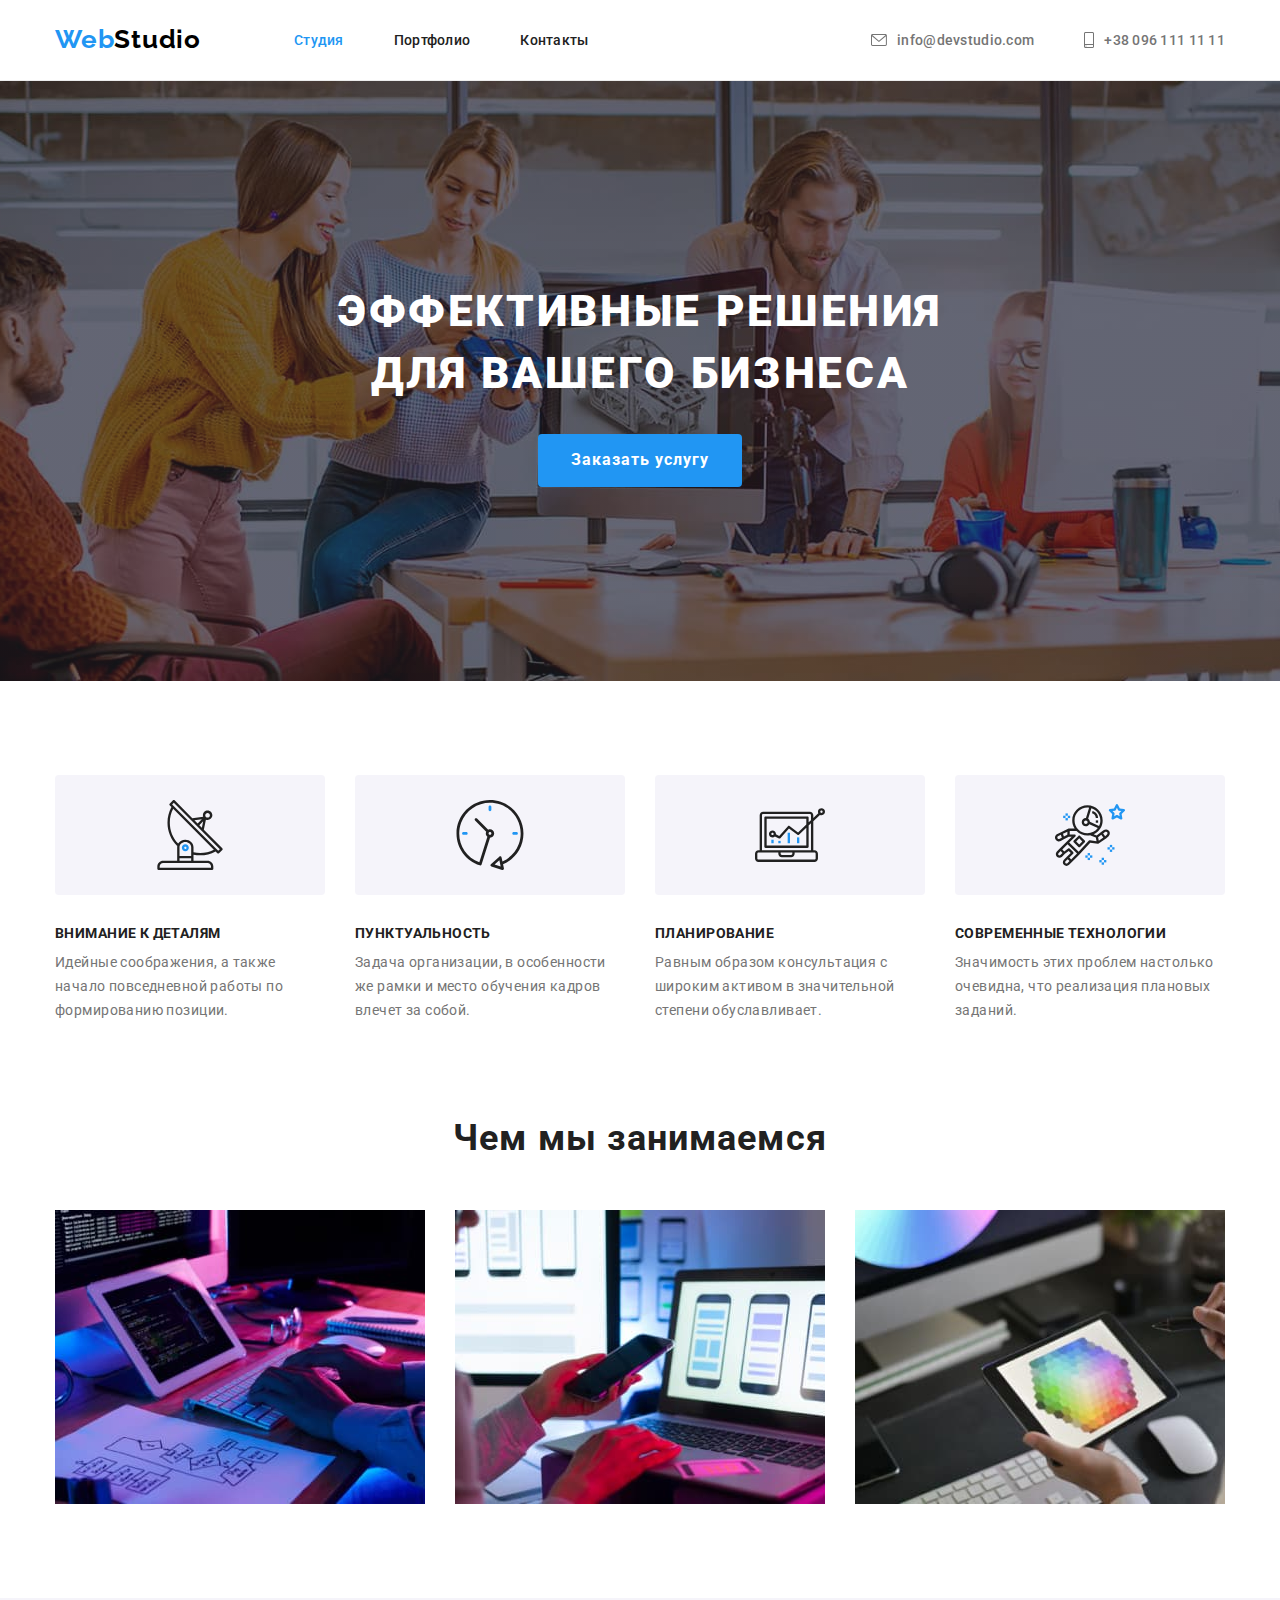
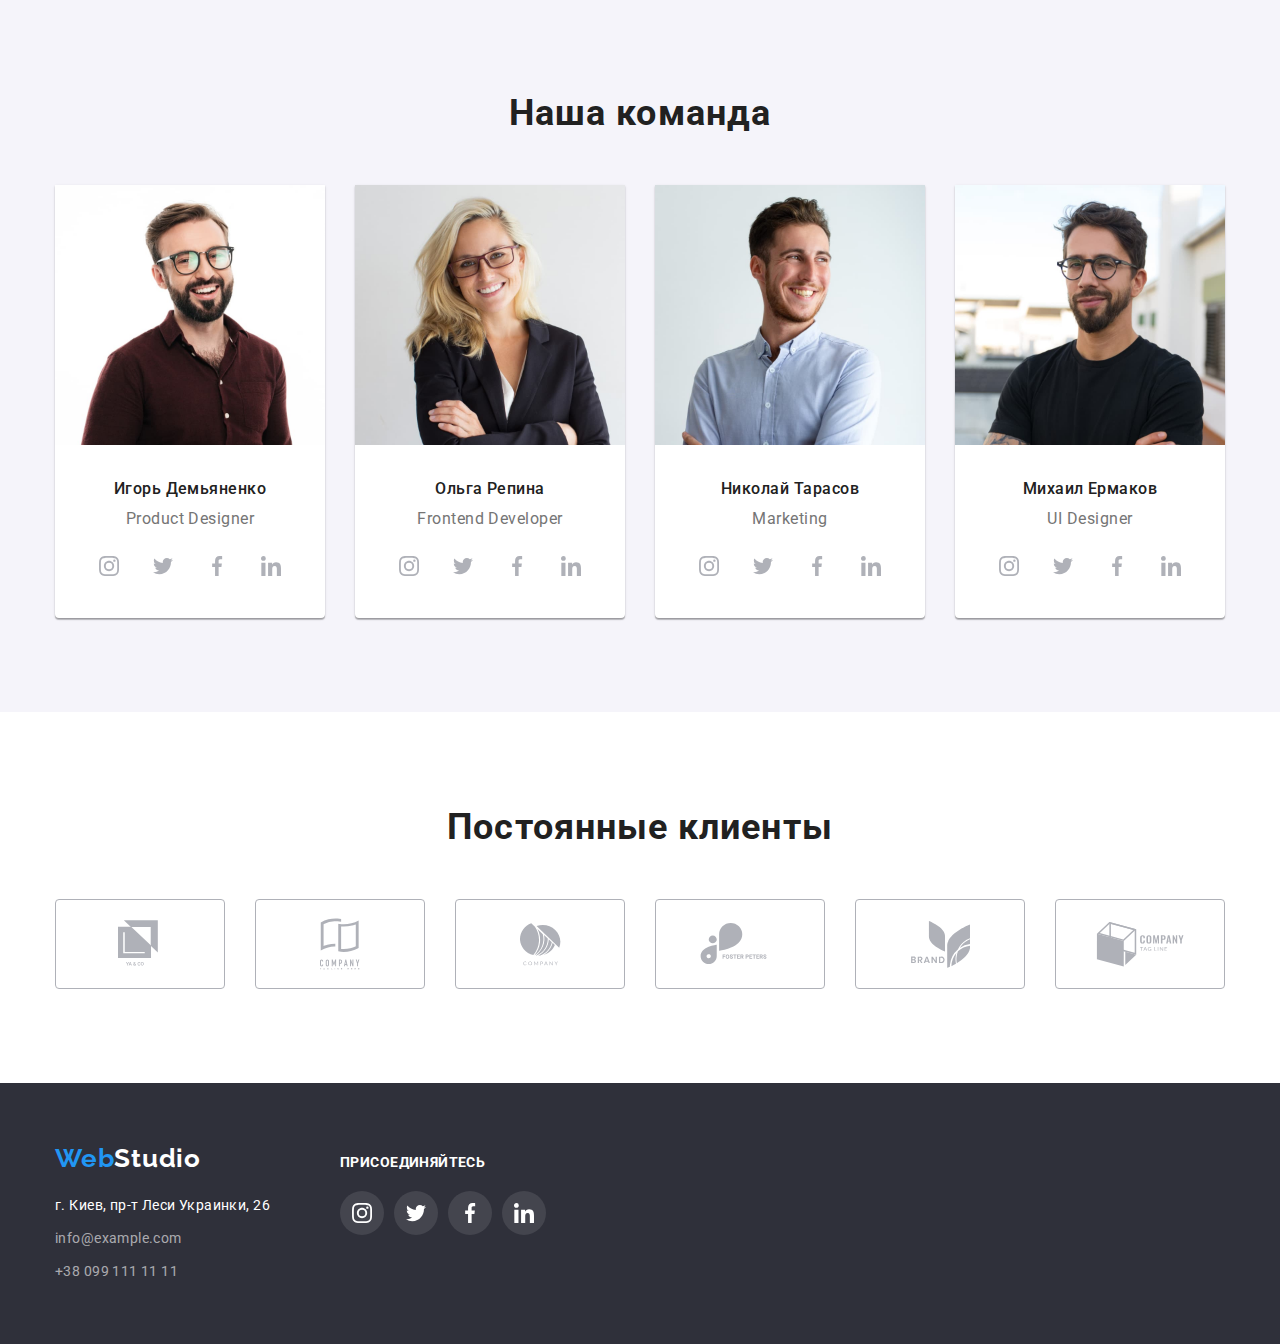
<file: index.html>
<!DOCTYPE html>
<html lang="ru">
  <head>
    <meta charset="UTF-8" />
    <meta name="viewport" content="width=device-width, initial-scale=1.0" />
    <title>WebStudio</title>
    <link
      href="https://fonts.googleapis.com/css2?family=Raleway:wght@700&family=Roboto:wght@400;500;700;900&display=swap"
      rel="stylesheet"
    />
    <link
      rel="stylesheet"
      href="https://cdnjs.cloudflare.com/ajax/libs/modern-normalize/0.7.0/modern-normalize.min.css"
    />
    <link rel="stylesheet" href="./css/style.css" />
  </head>

  <body>
    <!-- Шапка сайта -->
    <header class="page-header">
      <div class="container header">
        <nav class="site-nav">
          <a href="./index.html" class="logo">
            <span class="logo-accent">Web</span>Studio</a
          >

          <ul class="site-nav list">
            <li class="item">
              <a href="./index.html" class="link current">Студия</a>
            </li>
            <li class="item">
              <a href="./portfolio.html" class="link">Портфолио</a>
            </li>
            <li class="item"><a href="" class="link">Контакты</a></li>
          </ul>
        </nav>

        <address class="address">
          <ul class="address list">
            <li class="item">
              <a href="mailto:info@devstudio.com" class="link">
                <svg class="address-icon" width="16" height="12">
                  <use href="./images/sprite.svg#icon-envelope"></use>
                </svg>
                info@devstudio.com</a
              >
            </li>
            <li class="item">
              <a href="tel:+380961111111" class="link">
                <svg class="address-icon" width="10" height="16">
                  <use href="./images/sprite.svg#icon-smartphone"></use>
                </svg>
                +38 096 111 11 11</a
              >
            </li>
          </ul>
        </address>
      </div>
    </header>

    <main>
      <!-- Герой -->

      <section class="hero">
        <div class="hero-content">
          <h1 class="hero-title">
            Эффективные решения<br />
            для вашего бизнеса
          </h1>
          <a href="" class="hero-button">Заказать услугу</a>
        </div>
      </section>

      <!-- Особенности Features -->
      <section class="section">
        <div class="container">
          <!-- заголовка h2 нет в макете. необходимо скрыть -->
          <!-- <h2 class="false-title">Особенности</h2> -->
          <ul class="features">
            <li class="features-item">
              <h3 class="title">Внимание к деталям</h3>
              <p class="feature-desc">
                Идейные соображения, а также начало повседневной работы по
                формированию позиции.
              </p>
            </li>
            <li class="features-item">
              <h3 class="title">Пунктуальность</h3>
              <p class="feature-desc">
                Задача организации, в особенности же рамки и место обучения
                кадров влечет за собой.
              </p>
            </li>
            <li class="features-item">
              <h3 class="title">Планирование</h3>
              <p class="feature-desc">
                Равным образом консультация с широким активом в значительной
                степени обуславливает.
              </p>
            </li>
            <li class="features-item">
              <h3 class="title">Современные технологии</h3>
              <p class="feature-desc">
                Значимость этих проблем настолько очевидна, что реализация
                плановых заданий.
              </p>
            </li>
          </ul>
        </div>
      </section>

      <!-- Чем мы занимаемся -->
      <section class="section work">
        <div class="container">
          <h2 class="section-title">Чем мы занимаемся</h2>
          <ul class="image-list">
            <li class="image-item">
              <img
                src="./images/img1.jpg"
                width="370"
                height="294"
                alt="Чем мы занимаемся фото1"
              />
            </li>
            <li class="image-item">
              <img
                src="./images/img2.jpg"
                width="370"
                height="294"
                alt="Чем мы занимаемся фото2"
              />
            </li>
            <li class="image-item">
              <img
                src="./images/img3.jpg"
                width="370"
                height="294"
                alt="Чем мы занимаемся фото3"
              />
            </li>
          </ul>
        </div>
      </section>

      <!-- Наша команда -->
      <section class="section team">
        <div class="container">
          <h2 class="team section-title">Наша команда</h2>
          <ul class="team-list">
            <li class="team-card">
              <img
                src="./images/team1.jpg"
                width="270"
                height="260"
                alt="фото участника команды"
              />
              <h3 class="team-member">Игорь Демьяненко</h3>
              <p class="team-item">Product Designer</p>
              <ul class="list social-icon-list">
                <li class="social-icon-item">
                  <a class="social-icon-link" href="https://www.instagram.com/">
                    <svg class="social-icon">
                      <use href="./images/sprite.svg#icon-instagram-2"></use>
                    </svg>
                  </a>
                </li>
                <li class="social-icon-item">
                  <a class="social-icon-link" href="https://twitter.com/">
                    <svg class="social-icon">
                      <use href="./images/sprite.svg#icon-twitter-1"></use>
                    </svg>
                  </a>
                </li>
                <li class="social-icon-item">
                  <a class="social-icon-link" href="https://www.facebook.com/">
                    <svg class="social-icon">
                      <use href="./images/sprite.svg#icon-facebook-1"></use>
                    </svg>
                  </a>
                </li>
                <li class="social-icon-item">
                  <a class="social-icon-link" href="https://www.linkedin.com/">
                    <svg class="social-icon">
                      <use href="./images/sprite.svg#icon-linkedin-1"></use>
                    </svg>
                  </a>
                </li>
              </ul>
            </li>
            <li class="team-card">
              <img
                src="./images/team2.jpg"
                width="270"
                height="260"
                alt="фото участника команды"
              />
              <h3 class="team-member">Ольга Репина</h3>
              <p class="team-item">Frontend Developer</p>
              <ul class="list social-icon-list">
                <li class="social-icon-item">
                  <a class="social-icon-link" href="https://www.instagram.com/">
                    <svg class="social-icon">
                      <use href="./images/sprite.svg#icon-instagram-2"></use>
                    </svg>
                  </a>
                </li>
                <li class="social-icon-item">
                  <a class="social-icon-link" href="https://twitter.com/">
                    <svg class="social-icon">
                      <use href="./images/sprite.svg#icon-twitter-1"></use>
                    </svg>
                  </a>
                </li>
                <li class="social-icon-item">
                  <a class="social-icon-link" href="https://www.facebook.com/">
                    <svg class="social-icon">
                      <use href="./images/sprite.svg#icon-facebook-1"></use>
                    </svg>
                  </a>
                </li>
                <li class="social-icon-item">
                  <a class="social-icon-link" href="https://www.linkedin.com/">
                    <svg class="social-icon">
                      <use href="./images/sprite.svg#icon-linkedin-1"></use>
                    </svg>
                  </a>
                </li>
              </ul>
            </li>
            <li class="team-card">
              <img
                src="./images/team3.jpg"
                width="270"
                height="260"
                alt="фото участника команды"
              />
              <h3 class="team-member">Николай Тарасов</h3>
              <p class="team-item">Marketing</p>
              <ul class="list social-icon-list">
                <li class="social-icon-item">
                  <a class="social-icon-link" href="https://www.instagram.com/">
                    <svg class="social-icon">
                      <use href="./images/sprite.svg#icon-instagram-2"></use>
                    </svg>
                  </a>
                </li>
                <li class="social-icon-item">
                  <a class="social-icon-link" href="https://twitter.com/">
                    <svg class="social-icon">
                      <use href="./images/sprite.svg#icon-twitter-1"></use>
                    </svg>
                  </a>
                </li>
                <li class="social-icon-item">
                  <a class="social-icon-link" href="https://www.facebook.com/">
                    <svg class="social-icon">
                      <use href="./images/sprite.svg#icon-facebook-1"></use>
                    </svg>
                  </a>
                </li>
                <li class="social-icon-item">
                  <a class="social-icon-link" href="https://www.linkedin.com/">
                    <svg class="social-icon">
                      <use href="./images/sprite.svg#icon-linkedin-1"></use>
                    </svg>
                  </a>
                </li>
              </ul>
            </li>
            <li class="team-card">
              <img
                src="./images/team4.jpg"
                width="270"
                height="260"
                alt="фото участника команды"
              />
              <h3 class="team-member">Михаил Ермаков</h3>
              <p class="team-item">UI Designer</p>
              <ul class="list social-icon-list">
                <li class="social-icon-item">
                  <a class="social-icon-link" href="https://www.instagram.com/">
                    <svg class="social-icon">
                      <use href="./images/sprite.svg#icon-instagram-2"></use>
                    </svg>
                  </a>
                </li>
                <li class="social-icon-item">
                  <a class="social-icon-link" href="https://twitter.com/">
                    <svg class="social-icon">
                      <use href="./images/sprite.svg#icon-twitter-1"></use>
                    </svg>
                  </a>
                </li>
                <li class="social-icon-item">
                  <a class="social-icon-link" href="https://www.facebook.com/">
                    <svg class="social-icon">
                      <use href="./images/sprite.svg#icon-facebook-1"></use>
                    </svg>
                  </a>
                </li>
                <li class="social-icon-item">
                  <a class="social-icon-link" href="https://www.linkedin.com/">
                    <svg class="social-icon">
                      <use href="./images/sprite.svg#icon-linkedin-1"></use>
                    </svg>
                  </a>
                </li>
              </ul>
            </li>
          </ul>
        </div>
      </section>

      <!-- Постоянные клиенты -->
      <section class="section clients">
        <div class="container">
          <h2 class="clients section-title">Постоянные клиенты</h2>
          <ul class="clients-list">
            <li class="client">
              <a class="client-link" href="">
                <svg class="client-icon" width="44" height="49">
                  <use href=" ./images/sprite.svg#icon-logo-1"></use>
                </svg>
              </a>
            </li>
            <li class="client">
              <a class="client-link" href="">
                <svg class="client-icon" width="40" height="52">
                  <use href=" ./images/sprite.svg#icon-logo-2"></use>
                </svg>
              </a>
            </li>
            <li class="client">
              <a class="client-link" href="">
                <svg class="client-icon" width="41" height="43">
                  <use href=" ./images/sprite.svg#icon-logo-3"></use>
                </svg>
              </a>
            </li>
            <li class="client">
              <a class="client-link" href="">
                <svg class="client-icon" width="80" height="42">
                  <use href=" ./images/sprite.svg#icon-logo-4"></use>
                </svg>
              </a>
            </li>
            <li class="client">
              <a class="client-link" href="">
                <svg class="client-icon" width="59" height="47">
                  <use href=" ./images/sprite.svg#icon-logo-5"></use>
                </svg>
              </a>
            </li>
            <li class="client">
              <a class="client-link" href="">
                <svg class="client-icon" width="89" height="45">
                  <use href=" ./images/sprite.svg#icon-logo-6"></use>
                </svg>
              </a>
            </li>
          </ul>
        </div>
      </section>
    </main>

    <!-- Футер -->
    <footer>
      <section class="page-footer">
        <div class="container">
          <ul class="footer-items">
            <li class="footer-section-logo">
              <a href="./index.html" class="footer-logo">
                <span class="logo-accent">Web</span>Studio</a
              >
              <address class="address-footer">
                <span class="adrress-span">г. Киев, пр-т Леси Украинки, 26</span
                ><br />
                <a href="mailto:info@example.com" class="mail-phone"
                  >info@example.com</a
                ><br />
                <a href="tel:+380991111111" class="mail-phone"
                  >+38 099 111 11 11</a
                >
              </address>
            </li>

            <!-- Присоединяйтесь -->
            <li class="footer-section-join">
              <h2 class="join-title">присоединяйтесь</h2>
              <ul class="join-list">
                <li class="join-item">
                  <a class="join-link" href="https://www.instagram.com/">
                    <svg class="join-icon">
                      <use href="./images/sprite.svg#icon-instagram-2"></use>
                    </svg>
                  </a>
                </li>
                <li class="join-item">
                  <a class="join-link" href="https://twitter.com/">
                    <svg class="join-icon">
                      <use href="./images/sprite.svg#icon-twitter-1"></use>
                    </svg>
                  </a>
                </li>
                <li class="join-item">
                  <a class="join-link" href="https://www.facebook.com/">
                    <svg class="join-icon">
                      <use href="./images/sprite.svg#icon-facebook-1"></use>
                    </svg>
                  </a>
                </li>
                <li class="join-item">
                  <a class="join-link" href="https://www.linkedin.com/">
                    <svg class="join-icon">
                      <use href="./images/sprite.svg#icon-linkedin-1"></use>
                    </svg>
                  </a>
                </li>
              </ul>
            </li>
          </ul>
        </div>
      </section>
    </footer>
  </body>
</html>
</file>
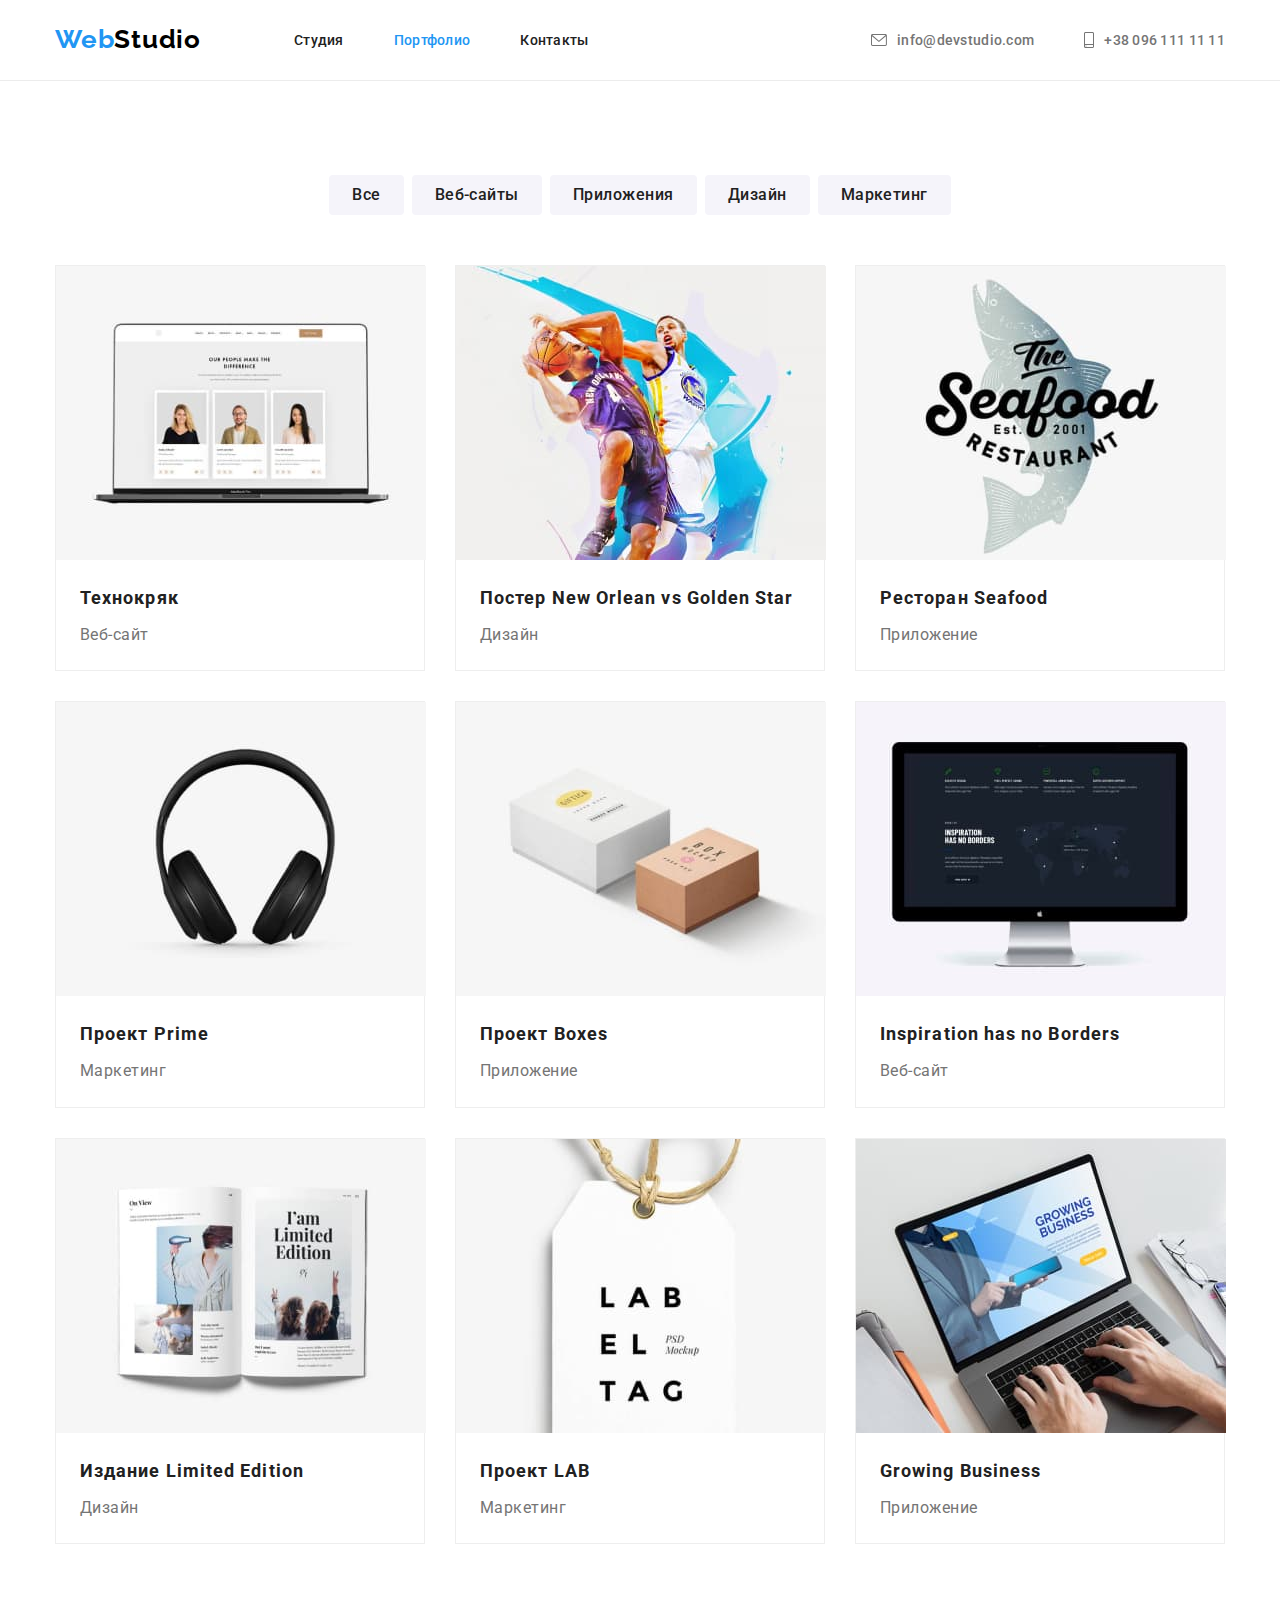
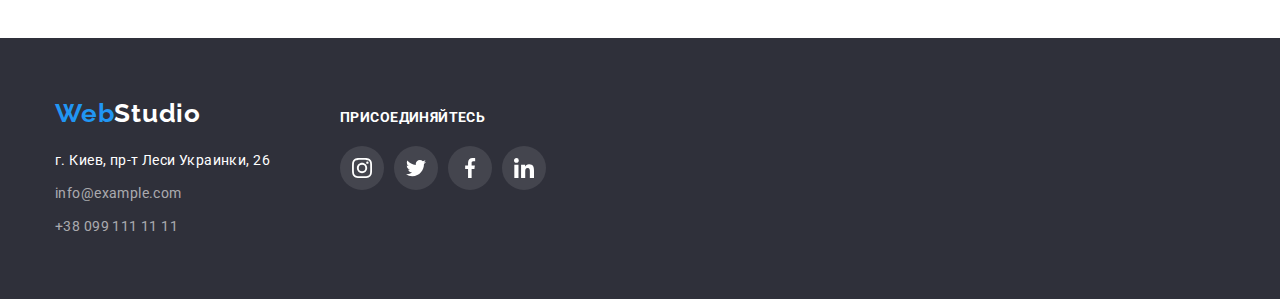
<file: portfolio.html>
<!DOCTYPE html>
<html lang="ru">
  <head>
    <meta charset="UTF-8" />
    <meta name="viewport" content="width=device-width, initial-scale=1.0" />
    <title>Portfolio</title>
    <link
      href="https://fonts.googleapis.com/css2?family=Raleway:wght@700&family=Roboto:wght@400;500;700;900&display=swap"
      rel="stylesheet"
    />
    <link
      rel="stylesheet"
      href="https://cdnjs.cloudflare.com/ajax/libs/modern-normalize/0.7.0/modern-normalize.min.css"
    />
    <link rel="stylesheet" href="./css/style.css" />
  </head>

  <body>
    <!-- Шапка сайта -->
    <header class="page-header">
      <div class="container header">
        <nav class="site-nav">
          <a href="./index.html" class="logo">
            <span class="logo-accent">Web</span>Studio</a
          >

          <ul class="site-nav list">
            <li class="item">
              <a href="./index.html" class="link">Студия</a>
            </li>
            <li class="item">
              <a href="./portfolio.html" class="link current">Портфолио</a>
            </li>
            <li class="item"><a href="" class="link">Контакты</a></li>
          </ul>
        </nav>

        <address class="address">
          <ul class="address list">
            <li class="item">
              <a href="mailto:info@devstudio.com" class="link">
                <svg class="address-icon" width="16" height="12">
                  <use href="./images/sprite.svg#icon-envelope"></use>
                </svg>
                info@devstudio.com</a
              >
            </li>
            <li class="item">
              <a href="tel:+380961111111" class="link">
                <svg class="address-icon" width="10" height="16">
                  <use href="./images/sprite.svg#icon-smartphone"></use>
                </svg>
                +38 096 111 11 11</a
              >
            </li>
          </ul>
        </address>
      </div>
    </header>

    <main>
      <!-- Портфолио -->
      <section class="section">
        <div class="container portfolio">
          <!-- Логический заголовок. необходимо скрыть  -->
          <!-- <h1 class="false-title">Портфолио</h1> -->

          <!-- Фильтр -->
          <div class="filter-menu">
            <ul class="filter">
              <li class="filter-item">
                <button type="button" class="filter-btn">Все</button>
              </li>
              <li class="filter-item">
                <button type="button" class="filter-btn">Веб-сайты</button>
              </li>
              <li class="filter-item">
                <button type="button" class="filter-btn">Приложения</button>
              </li>
              <li class="filter-item">
                <button type="button" class="filter-btn">Дизайн</button>
              </li>
              <li class="filter-item">
                <button type="button" class="filter-btn">Маркетинг</button>
              </li>
            </ul>
          </div>

          <!-- Галерея проектов -->
          <div class="projects-menu">
            <ul class="projects">
              <li class="projects-item">
                <a href="" class="projects-link">
                  <img
                    src="./images/works1.jpg"
                    alt="Технокряк Веб-сайт фото"
                  />
                  <h2 class="projects-title">Технокряк</h2>
                  <p class="projects-text">Веб-сайт</p>
                </a>
              </li>
              <li class="projects-item">
                <a href="" class="projects-link">
                  <img
                    src="./images/works2.jpg"
                    alt="Постер New Orlean vs Golden Star фото"
                  />
                  <h2 class="projects-title">
                    Постер New Orlean vs Golden Star
                  </h2>
                  <p class="projects-text">Дизайн</p>
                </a>
              </li>
              <li class="projects-item">
                <a href="" class="projects-link">
                  <img
                    src="./images/works3.jpg"
                    alt="Ресторан Seafood Приложение фото"
                  />
                  <h2 class="projects-title">Ресторан Seafood</h2>
                  <p class="projects-text">Приложение</p>
                </a>
              </li>

              <li class="projects-item">
                <a href="" class="projects-link">
                  <img
                    src="./images/works4.jpg"
                    alt="Проект Prime Маркетинг фото"
                  />
                  <h2 class="projects-title">Проект Prime</h2>
                  <p class="projects-text">Маркетинг</p>
                </a>
              </li>
              <li class="projects-item">
                <a href="" class="projects-link">
                  <img
                    src="./images/works5.jpg"
                    alt="Проект Boxes Приложение фото"
                  />
                  <h2 class="projects-title">Проект Boxes</h2>
                  <p class="projects-text">Приложение</p>
                </a>
              </li>
              <li class="projects-item">
                <a href="" class="projects-link">
                  <img
                    src="./images/works6.jpg"
                    alt="Inspiration has no Borders Веб-сайт фото"
                  />
                  <h2 class="projects-title">Inspiration has no Borders</h2>
                  <p class="projects-text">Веб-сайт</p>
                </a>
              </li>
              <li class="projects-item">
                <a href="" class="projects-link">
                  <img
                    src="./images/works7.jpg"
                    alt="Издание Limited Edition Дизайн фото"
                  />
                  <h2 class="projects-title">Издание Limited Edition</h2>
                  <p class="projects-text">Дизайн</p>
                </a>
              </li>
              <li class="projects-item">
                <a href="" class="projects-link">
                  <img
                    src="./images/works8.jpg"
                    alt="Проект LAB Маркетинг фото"
                  />
                  <h2 class="projects-title">Проект LAB</h2>
                  <p class="projects-text">Маркетинг</p>
                </a>
              </li>
              <li class="projects-item">
                <a href="" class="projects-link">
                  <img
                    src="./images/works9.jpg"
                    alt="Growing Business Приложение фото"
                  />
                  <h2 class="projects-title">Growing Business</h2>
                  <p class="projects-text">Приложение</p>
                </a>
              </li>
            </ul>
          </div>
        </div>
      </section>
    </main>

    <!-- Футер -->
    <footer>
      <section class="page-footer">
        <div class="container">
          <ul class="footer-items">
            <li class="footer-section-logo">
              <a href="./index.html" class="footer-logo">
                <span class="logo-accent">Web</span>Studio</a
              >
              <address class="address-footer">
                <span class="adrress-span">г. Киев, пр-т Леси Украинки, 26</span
                ><br />
                <a href="mailto:info@example.com" class="mail-phone"
                  >info@example.com</a
                ><br />
                <a href="tel:+380991111111" class="mail-phone"
                  >+38 099 111 11 11</a
                >
              </address>
            </li>

            <!-- Присоединяйтесь -->
            <li class="footer-section-join">
              <h2 class="join-title">присоединяйтесь</h2>
              <ul class="join-list">
                <li class="join-item">
                  <a class="join-link" href="https://www.instagram.com/">
                    <svg class="join-icon">
                      <use href="./images/sprite.svg#icon-instagram-2"></use>
                    </svg>
                  </a>
                </li>
                <li class="join-item">
                  <a class="join-link" href="https://twitter.com/">
                    <svg class="join-icon">
                      <use href="./images/sprite.svg#icon-twitter-1"></use>
                    </svg>
                  </a>
                </li>
                <li class="join-item">
                  <a class="join-link" href="https://www.facebook.com/">
                    <svg class="join-icon">
                      <use href="./images/sprite.svg#icon-facebook-1"></use>
                    </svg>
                  </a>
                </li>
                <li class="join-item">
                  <a class="join-link" href="https://www.linkedin.com/">
                    <svg class="join-icon">
                      <use href="./images/sprite.svg#icon-linkedin-1"></use>
                    </svg>
                  </a>
                </li>
              </ul>
            </li>
          </ul>
        </div>
      </section>
    </footer>
  </body>
</html>
</file>
<file: css/style.css>
:root {
  --primary-text-color: #757575;
  --title-text-color: #212121;
  --accent-color: #2196f3;
  --logo-black-color: #000000;
  --white-color: #ffffff;
  --footer-address-color: rgba(255, 255, 255, 0.6);
  --button-bg-color: #f5f4fa;
  --primary-bg-color: #ffffff;
  --secondary-bg-color: #f5f4fa;
  --footer-bg-color: #2f303a;
  --hero-bg-color: #c4c4c4;
  --header-border-color: #ececec;
  --icon-color: #afb1b8;
  --projects-item-border: #eeeeee;
}

body {
  background-color: var(--primary-bg-color);
  color: var(--primary-text-color);

  font-family: Roboto, sans-serif;
}

.list {
  list-style: none;
  padding: 0;
  margin: 0;
}

.container {
  margin-left: auto;
  margin-right: auto;
  width: 1200px;
  padding-left: 15px;
  padding-right: 15px;

  /* outline: 2px solid tomato; */
}

/* ----- logo ----- */

.logo {
  color: var(--logo-black-color);
  font-family: Raleway, sans-serif;
  letter-spacing: 0.03em;
  font-weight: 700;
  font-size: 26px;
  line-height: 1.2;
  text-decoration: none;
  display: inline-block;
  padding-top: 24px;
  padding-bottom: 25px;
}

.logo-accent {
  color: var(--accent-color);
}

/* ----- header ------ */

.page-header {
  border-bottom: 1px solid var(--header-border-color);
}

.header {
  display: flex;
  align-items: center;
}

/* ------ site-nav ------- */

.site-nav {
  display: flex;
}

.site-nav .list {
  margin-left: 93px;
}

.site-nav .item:not(:last-child) {
  margin-right: 50px;
}

.site-nav .link {
  color: var(--title-text-color);
  letter-spacing: 0.02em;
  font-weight: 500;
  font-size: 14px;
  line-height: 1.15;
  text-decoration: none;
  display: block;
  padding-top: 32px;
  padding-bottom: 32px;
}

.site-nav .link:hover,
.site-nav .link:focus {
  color: var(--accent-color);
}

.site-nav .link.current {
  color: var(--accent-color);
  display: inline-block;
  padding-top: 32px;
  padding-bottom: 32px;
}

/* ------- address list -------- */

.address {
  display: flex;
  margin-left: auto;
}

.address .list {
  display: flex;
}

.address .item + .item {
  margin-left: 50px;
}

.address .link {
  color: var(--primary-text-color);
  letter-spacing: 0.02em;
  font-weight: 500;
  font-size: 14px;
  font-style: normal;
  line-height: 1.15;
  text-decoration: none;
  display: inline-block;
  padding-top: 32px;
  padding-bottom: 32px;
  display: flex;
  align-items: center;
}

.address-icon {
  fill: var(--primary-text-color);
  margin-right: 10px;
}

.address .link:hover,
.address .link:focus {
  color: var(--accent-color);
}

.address .link:hover .address-icon {
  fill: var(--accent-color);
}

/* ------ hero ------- */

.hero {
  background-color: var(--hero-bg-color);
  height: 600px;
  max-width: 1600px;
  margin-left: auto;
  margin-right: auto;
  background-size: cover;
  background-position: center;
  background-repeat: no-repeat;
  background-image: linear-gradient(
      rgba(47, 48, 58, 0.4),
      rgba(47, 48, 58, 0.4)
    ),
    url("../images/hero.jpg");

  text-align: center;
  padding-top: 200px;
  padding-bottom: 200px;
}

.hero-title {
  margin-top: 0;
  margin-bottom: 30px;
  color: var(--white-color);
  letter-spacing: 0.06em;
  font-weight: 900;
  font-size: 44px;
  line-height: 1.4;
  text-transform: uppercase;
}

.hero-button {
  display: inline-block;
  border-radius: 4px;
  border: 1px solid transparent;
  min-width: 136px;
  padding: 10px 32px;
  color: var(--white-color);
  background: var(--accent-color);
  letter-spacing: 0.06em;
  font-weight: 700;
  font-size: 16px;
  line-height: 1.9;
  text-decoration: none;
  text-align: center;
}

/* ---- section ----- */

.section {
  padding-top: 94px;
  padding-bottom: 94px;
}

.section-title {
  color: var(--title-text-color);
  letter-spacing: 0.03em;
  font-weight: 700;
  font-size: 36px;
  line-height: 1.2;
  text-align: center;
  margin-bottom: 50px;
  margin-top: 0;
}

/* .false-title {
  margin-top: 0;
  margin-bottom: 0;
  color: transparent;
  /* для логического заголовка  */

/* ------- Features section ------ */

.features .title {
  color: var(--title-text-color);
  letter-spacing: 0.03em;
  font-weight: 700;
  font-size: 14px;
  line-height: 1.15;
  text-transform: uppercase;
  margin-bottom: 10px;
  margin-top: 0;
}

.features {
  list-style: none;
  letter-spacing: 0.03em;
  font-size: 14px;
  line-height: 1.7;
  letter-spacing: 0.03em;
  padding-left: 0;
  margin-top: 0;
  margin-bottom: 0;

  display: flex;
  justify-content: space-between;
}

.features .features-item {
  width: 270px;
}

.features-item::before {
  content: " ";
  display: block;
  background-color: var(--secondary-bg-color);
  background-size: contain;
  width: 270px;
  height: 120px;
  border-radius: 4px;
  margin-bottom: 30px;

  background-repeat: no-repeat;
  background-position: center;
}

.features-item:nth-child(1)::before {
  background-image: url(../images/antenna.svg);
  background-size: 70px;
}
.features-item:nth-child(2)::before {
  background-image: url(../images/clock.svg);
  background-size: 70px;
}
.features-item:nth-child(3)::before {
  background-image: url(../images/diagram.svg);
  background-size: 70px;
}
.features-item:nth-child(4)::before {
  background-image: url(../images/astronaut.svg);
  background-size: 70px;
}

.feature-desc {
  margin-top: 0;
  margin-bottom: 0;
}

/* ----- чем мы занимаемся ----- */

.work {
  padding-top: 0;
  padding-bottom: 94px;
}

.image-list {
  list-style: none;
  padding-left: 0;
  margin-top: 0;
  margin-bottom: 0;

  display: flex;
}

.image-item {
  display: block;
  font-size: 0;
}

.image-item:not(:last-child) {
  margin-right: 30px;
}

/* ----- team section ----- */

.team {
  background-color: var(--secondary-bg-color);
}

.team-list {
  list-style: none;
  letter-spacing: 0.03em;
  margin-top: 0;
  margin-bottom: 0;
  padding-left: 0;
  display: flex;
}

.team-card {
  background-color: var(--white-color);
  border-radius: 0px 0px 4px 4px;
  box-shadow: 0px 1px 3px rgba(0, 0, 0, 0.12), 0px 1px 1px rgba(0, 0, 0, 0.14),
    0px 2px 1px rgba(0, 0, 0, 0.2);
  text-align: center;
}

.team-card:not(:last-child) {
  margin-right: 30px;
}

.team-member {
  color: var(--title-text-color);
  font-weight: 500;
  font-size: 16px;
  line-height: 1.2;
  letter-spacing: 0.03em;
  padding-top: 30px;
  margin-bottom: 10px;
  margin-top: 0;
}

.team-item {
  font-size: 16px;
  line-height: 1.2;
  letter-spacing: 0.03em;
  margin-top: 0;
  margin-bottom: 16px;
}

/* ----- team social links ----- */

.social-icon-list {
  display: flex;
  padding-bottom: 30px;
  padding-left: 32px;
  padding-right: 32px;
}

.social-icon-item:not(:last-child) {
  margin-right: 10px;
}

.social-icon-link {
  display: flex;
  justify-content: space-around;
  align-items: center;
  width: 44px;
  height: 44px;
  background-color: var(--white-color);
  border-radius: 50%;
}

.social-icon-link:hover,
.social-icon-link:focus {
  background-color: var(--accent-color);
}

.social-icon-link:hover .social-icon,
.social-icon-link:hover .social-icon {
  fill: var(--white-color);
}

.social-icon {
  width: 20px;
  height: 20px;
  fill: var(--icon-color);
}

/* ---- Постоянные клиенты ----- */

.clients-list {
  list-style: none;
  padding-left: 0;
  margin-top: 0;
  margin-bottom: 0;
  display: flex;
}

.client:not(:last-child) {
  margin-right: 30px;
}

.client-icon {
  fill: var(--icon-color);
}

.client-link {
  display: flex;
  justify-content: center;
  align-items: center;
  width: 170px;
  height: 90px;
  border: 1px solid var(--icon-color);
  border-radius: 4px;
}

.client-link:hover {
  border-color: var(--accent-color);
}

.client-link:hover .client-icon {
  fill: var(--accent-color);
}

/* /------ footer ------ */

/* --- logo section --- */

.footer-logo {
  color: var(--white-color);
  font-family: Raleway, sans-serif;
  letter-spacing: 0.03em;
  font-weight: 700;
  font-size: 26px;
  line-height: 1.2;
  text-decoration: none;
}

.footer-items {
  display: flex;
  justify-content: flex-start;
  list-style: none;
  padding-left: 0;
  margin-top: 0;
  margin-bottom: 0;
}

.footer-section-logo {
  padding-top: 60px;
  padding-bottom: 60px;
  margin-right: 70px;
}

.footer-section-join {
  padding-top: 72px;
  padding-bottom: 100px;
}

.page-footer {
  background-color: var(--footer-bg-color);
}

.adrress-span {
  color: var(--white-color);
  font-style: normal;
  letter-spacing: 0.03em;
  font-size: 14px;
  line-height: 1.7;
  display: inline-block;
  margin-top: 20px;
}

.mail-phone {
  color: var(--footer-address-color);
  font-style: normal;
  letter-spacing: 0.03em;
  font-size: 14px;
  line-height: 1.7;
  text-decoration: none;
  display: inline-block;
  margin-top: 9px;
}

/* ---- Присоединяйтесь ------ */

.join-title {
  color: var(--white-color);
  font-weight: 700;
  font-size: 14px;
  line-height: 1.14;
  letter-spacing: 0.03em;
  text-transform: uppercase;
  text-align: left;
  margin-bottom: 0;
  margin-top: 0;
}

.join-list {
  list-style: none;
  display: flex;
  padding-left: 0;
  margin-top: 20px;
}

.join-icon {
  width: 20px;
  height: 20px;
  fill: var(--white-color);
}

.join-item:not(:last-child) {
  margin-right: 10px;
}

.join-link {
  display: flex;
  justify-content: space-around;
  align-items: center;
  width: 44px;
  height: 44px;
  border-radius: 50%;
  background-color: rgba(255, 255, 255, 0.1);
}

.join-link:hover {
  background-color: var(--accent-color);
}

/*----------- Portfolio CSS ------------ */

/* --- filter --- */

.filter {
  list-style: none;
  margin-bottom: 50px;
  padding-left: 0;
  margin-top: 0;

  display: flex;
  justify-content: center;
}

.filter-btn {
  color: var(--title-text-color);
  background-color: var(--secondary-bg-color);
  letter-spacing: 0.03em;
  font-family: inherit;
  font-weight: 500;
  font-size: 16px;
  line-height: 1.6;
  border: 1px solid transparent;
  border-radius: 4px;
  text-align: center;
  padding: 6px 22px;
}

.filter-item:not(:last-child) {
  margin-right: 8px;
}

.filter-btn:hover,
.filter-btn:focus {
  color: var(--white-color);
  background: var(--accent-color);
  box-shadow: 0px 3px 1px rgba(0, 0, 0, 0.1), 0px 1px 2px rgba(0, 0, 0, 0.08),
    0px 2px 2px rgba(0, 0, 0, 0.12);
}

/* ---- projects ---- */

.projects {
  list-style: none;
  padding-left: 0;
  margin-top: 0;
  margin-bottom: 0;

  display: flex;
  flex-wrap: wrap;
}

.projects-link {
  text-decoration: none;
  display: block;
  font-size: 0;
}

.projects-title {
  color: var(--title-text-color);
  letter-spacing: 0.06em;
  font-weight: 700;
  font-size: 18px;
  line-height: 2;
  margin-top: 0;
  margin-bottom: 4px;
  padding-top: 20px;
  padding-left: 24px;
  padding-right: 24px;
}

.projects-text {
  color: var(--primary-text-color);
  letter-spacing: 0.03em;
  font-size: 16px;
  line-height: 1.9;
  margin-top: 0;
  margin-bottom: 0;
  padding-bottom: 20px;
  padding-left: 24px;
  padding-right: 24px;
}

.projects-item {
  width: calc((100% - 60px) / 3);
  margin-right: 30px;
  margin-bottom: 30px;
  background-color: var(--white-color);
  border: 1px solid var(--projects-item-border);
}

.projects-item:hover {
  box-shadow: 0px 1px 1px rgba(0, 0, 0, 0.12), 0px 4px 4px rgba(0, 0, 0, 0.06),
    1px 4px 6px rgba(0, 0, 0, 0.16);
}

.projects-item:nth-last-child(-n + 3) {
  margin-bottom: 0;
}

.projects-item:nth-child(3n) {
  margin-right: 0;
}
</file>
